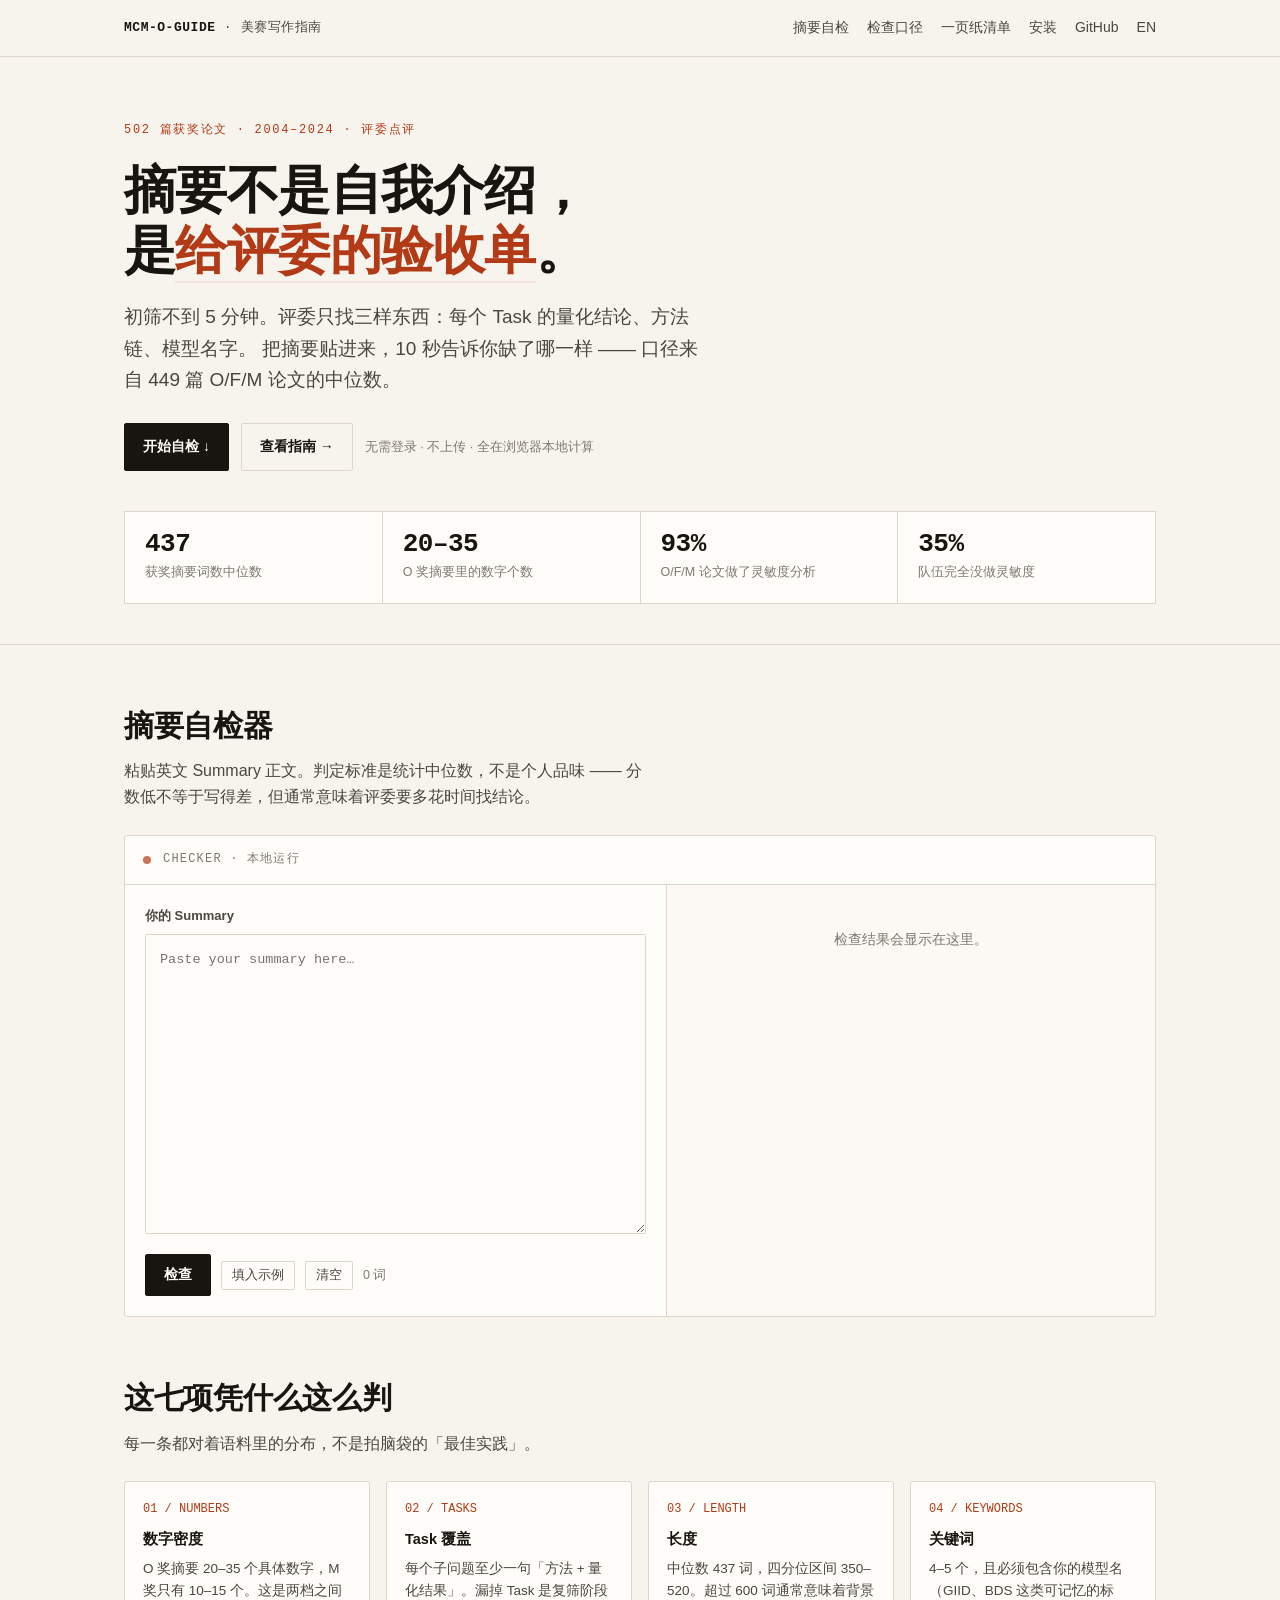
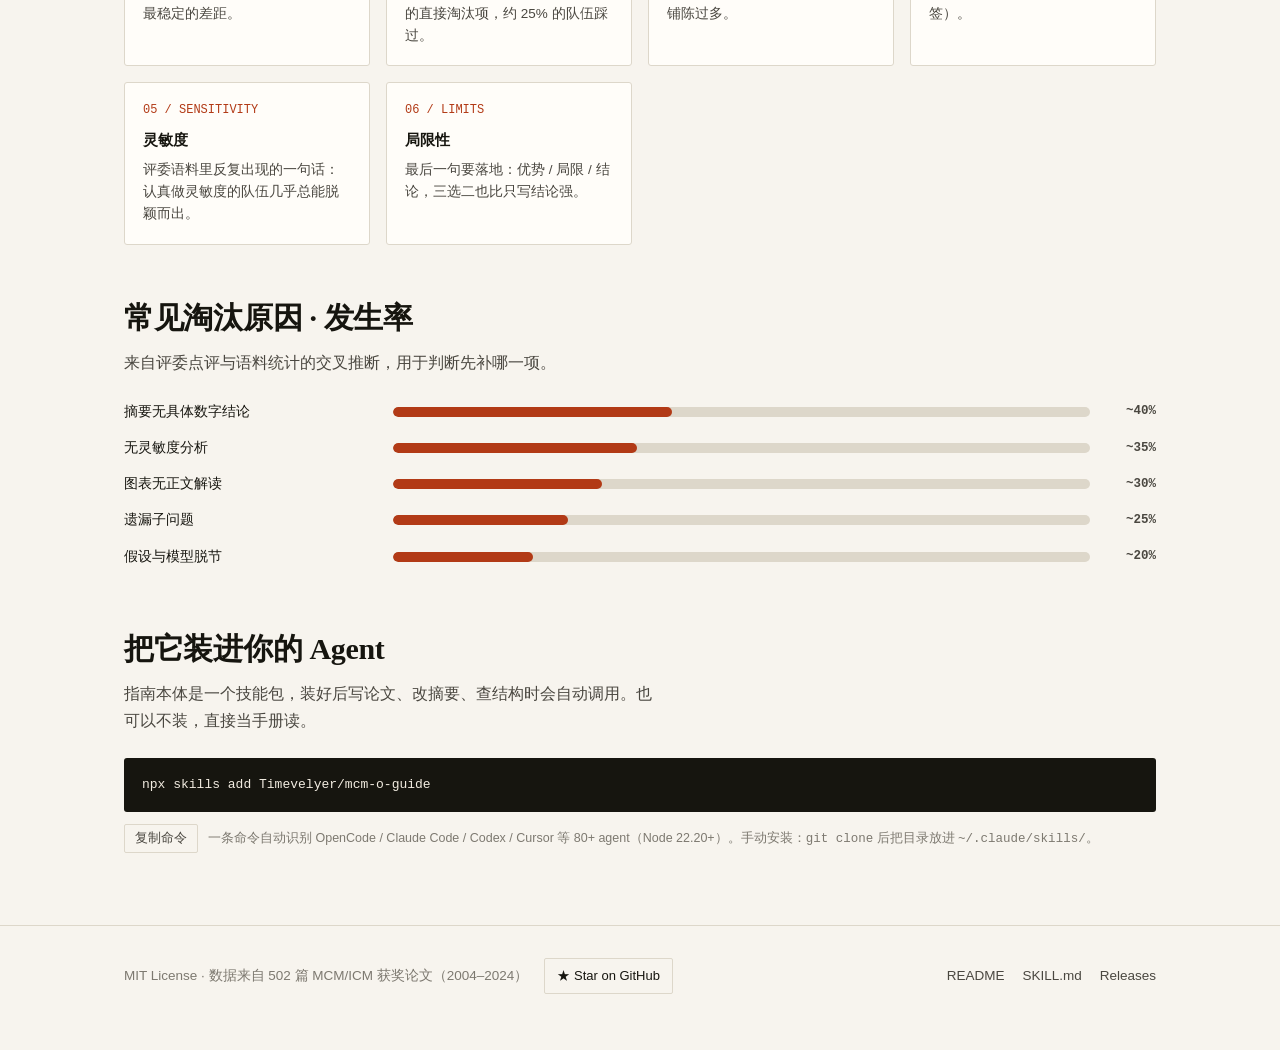
<file: docs/index.html>
<!doctype html>
<html lang="zh-CN">
<head>
<meta charset="utf-8">
<meta name="viewport" content="width=device-width, initial-scale=1">
<title>摘要自检器 · MCM/ICM 写作指南</title>
<meta name="description" content="粘贴你的 MCM/ICM 摘要，10 秒得到体检报告：数字密度、Task 覆盖、含数字句子、长度、关键词、灵敏度、局限性。评分口径来自 502 篇获奖论文的统计中位数，纯本地计算，不上传。">
<meta name="robots" content="index,follow">
<link rel="canonical" href="https://timevelyer.github.io/mcm-o-guide/">
<link rel="alternate" hreflang="zh-CN" href="https://timevelyer.github.io/mcm-o-guide/">
<link rel="alternate" hreflang="en" href="https://timevelyer.github.io/mcm-o-guide/en/">
<link rel="alternate" hreflang="x-default" href="https://timevelyer.github.io/mcm-o-guide/">
<meta property="og:type" content="website">
<meta property="og:site_name" content="mcm-o-guide">
<meta property="og:locale" content="zh_CN">
<meta property="og:locale:alternate" content="en_US">
<meta property="og:url" content="https://timevelyer.github.io/mcm-o-guide/">
<meta property="og:title" content="MCM/ICM 摘要自检器 · 502 篇获奖论文的统计口径">
<meta property="og:description" content="评委初筛不到 5 分钟，只看三样东西：每个 Task 的量化结论、方法链、模型名字。贴摘要，10 秒告诉你缺了哪一样。">
<meta property="og:image" content="https://timevelyer.github.io/mcm-o-guide/assets/og.png">
<meta property="og:image:width" content="1280">
<meta property="og:image:height" content="640">
<meta property="og:image:alt" content="摘要不是自我介绍，是给评委的验收单 —— mcm-o-guide">
<meta name="twitter:card" content="summary_large_image">
<meta name="twitter:title" content="MCM/ICM 摘要自检器">
<meta name="twitter:description" content="502 篇获奖论文 + 3 篇官方评委点评提炼的摘要体检，10 秒出报告，纯本地计算。">
<meta name="twitter:image" content="https://timevelyer.github.io/mcm-o-guide/assets/og.png">
<link rel="icon" href="data:image/svg+xml,<svg xmlns='http://www.w3.org/2000/svg' viewBox='0 0 100 100'><text y='.9em' font-size='90'>∑</text></svg>">
<script type="application/ld+json">
{
  "@context": "https://schema.org",
  "@type": "WebApplication",
  "name": "MCM/ICM 摘要自检器",
  "alternateName": "mcm-o-guide summary checker",
  "url": "https://timevelyer.github.io/mcm-o-guide/",
  "applicationCategory": "EducationalApplication",
  "operatingSystem": "Any browser",
  "inLanguage": ["zh-CN", "en"],
  "description": "粘贴 MCM/ICM 摘要，按 502 篇获奖论文的统计中位数打分的七项体检工具。",
  "isAccessibleForFree": true,
  "offers": { "@type": "Offer", "price": "0", "priceCurrency": "USD" },
  "license": "https://github.com/Timevelyer/mcm-o-guide/blob/main/LICENSE",
  "codeRepository": "https://github.com/Timevelyer/mcm-o-guide",
  "author": { "@type": "Person", "name": "Timevelyer", "url": "https://github.com/Timevelyer" }
}
</script>
<link rel="stylesheet" href="style.css">
</head>
<body>

<header class="top">
  <div class="wrap top-in">
    <div class="brand"><b>mcm-o-guide</b> · 美赛写作指南</div>
    <nav>
      <a href="#checker">摘要自检</a>
      <a href="#rules">检查口径</a>
      <a href="cheatsheet.html">一页纸清单</a>
      <a href="#install">安装</a>
      <a href="https://github.com/Timevelyer/mcm-o-guide">GitHub</a>
      <a href="en/" hreflang="en" lang="en">EN</a>
    </nav>
  </div>
</header>

<section class="hero">
  <div class="wrap">
    <p class="eyebrow">502 篇获奖论文 · 2004–2024 · 评委点评</p>
    <h1>摘要不是自我介绍，是<em>给评委的验收单</em>。</h1>
    <p class="lede">
      初筛不到 5 分钟。评委只找三样东西：每个 Task 的量化结论、方法链、模型名字。
      把摘要贴进来，10 秒告诉你缺了哪一样 —— 口径来自 449 篇 O/F/M 论文的中位数。
    </p>
    <div class="cta">
      <a class="btn" href="#checker">开始自检 ↓</a>
      <a class="btn ghost" href="https://github.com/Timevelyer/mcm-o-guide">查看指南 →</a>
      <span class="hint">无需登录 · 不上传 · 全在浏览器本地计算</span>
    </div>
    <div class="facts">
      <div class="fact"><b>437</b><span>获奖摘要词数中位数</span></div>
      <div class="fact"><b>20–35</b><span>O 奖摘要里的数字个数</span></div>
      <div class="fact"><b>93%</b><span>O/F/M 论文做了灵敏度分析</span></div>
      <div class="fact"><b>35%</b><span>队伍完全没做灵敏度</span></div>
    </div>
  </div>
</section>

<main>
  <div class="wrap">

    <section id="checker">
      <h2>摘要自检器</h2>
      <p class="sub">粘贴英文 Summary 正文。判定标准是统计中位数，不是个人品味 —— 分数低不等于写得差，但通常意味着评委要多花时间找结论。</p>

      <div class="card tool">
        <div class="tool-head"><span class="dot"></span> checker · 本地运行</div>
        <div class="tool-body">
          <div class="pane">
            <label class="field" for="summary">你的 Summary</label>
            <textarea id="summary" spellcheck="false" placeholder="Paste your summary here…"></textarea>
            <div class="row">
              <button class="btn" id="run" type="button">检查</button>
              <button class="copy" id="sample" type="button">填入示例</button>
              <button class="copy" id="clear" type="button">清空</button>
              <span class="hint" id="count">0 词</span>
            </div>
          </div>
          <div class="pane">
            <div id="empty">检查结果会显示在这里。</div>
            <div id="result" hidden>
              <div class="score">
                <div class="ring">
                  <svg width="96" height="96" viewBox="0 0 96 96" aria-hidden="true">
                    <circle cx="48" cy="48" r="42" fill="none" stroke="#e4ded2" stroke-width="7"></circle>
                    <circle id="ring" cx="48" cy="48" r="42" fill="none" stroke="#b23a16" stroke-width="7"
                            stroke-linecap="round" stroke-dasharray="264" stroke-dashoffset="264"></circle>
                  </svg>
                  <div class="val" id="scoreVal">0</div>
                </div>
                <div class="score-txt">
                  <h3 id="verdict">—</h3>
                  <p id="verdictSub">—</p>
                </div>
              </div>
              <ul class="checks" id="checks"></ul>
              <div class="advice" id="advice" hidden></div>
              <div class="row" id="reportRow" hidden>
                <button class="copy" id="copyReport" type="button">复制体检报告</button>
                <span class="hint">只含分数与结论，不含摘要原文</span>
              </div>
            </div>
          </div>
        </div>
      </div>
    </section>

    <section id="rules" style="margin-top:56px">
      <h2>这七项凭什么这么判</h2>
      <p class="sub">每一条都对着语料里的分布，不是拍脑袋的「最佳实践」。</p>
      <div class="grid3">
        <div class="mini"><span class="num">01 / NUMBERS</span><h4>数字密度</h4><p>O 奖摘要 20–35 个具体数字，M 奖只有 10–15 个。这是两档之间最稳定的差距。</p></div>
        <div class="mini"><span class="num">02 / TASKS</span><h4>Task 覆盖</h4><p>每个子问题至少一句「方法 + 量化结果」。漏掉 Task 是复筛阶段的直接淘汰项，约 25% 的队伍踩过。</p></div>
        <div class="mini"><span class="num">03 / LENGTH</span><h4>长度</h4><p>中位数 437 词，四分位区间 350–520。超过 600 词通常意味着背景铺陈过多。</p></div>
        <div class="mini"><span class="num">04 / KEYWORDS</span><h4>关键词</h4><p>4–5 个，且必须包含你的模型名（GIID、BDS 这类可记忆的标签）。</p></div>
        <div class="mini"><span class="num">05 / SENSITIVITY</span><h4>灵敏度</h4><p>评委语料里反复出现的一句话：认真做灵敏度的队伍几乎总能脱颖而出。</p></div>
        <div class="mini"><span class="num">06 / LIMITS</span><h4>局限性</h4><p>最后一句要落地：优势 / 局限 / 结论，三选二也比只写结论强。</p></div>
      </div>

      <h2 style="margin-top:48px">常见淘汰原因 · 发生率</h2>
      <p class="sub">来自评委点评与语料统计的交叉推断，用于判断先补哪一项。</p>
      <div class="bars">
        <div class="bar-row"><span>摘要无具体数字结论</span><span class="bar"><i style="width:40%"></i></span><b>~40%</b></div>
        <div class="bar-row"><span>无灵敏度分析</span><span class="bar"><i style="width:35%"></i></span><b>~35%</b></div>
        <div class="bar-row"><span>图表无正文解读</span><span class="bar"><i style="width:30%"></i></span><b>~30%</b></div>
        <div class="bar-row"><span>遗漏子问题</span><span class="bar"><i style="width:25%"></i></span><b>~25%</b></div>
        <div class="bar-row"><span>假设与模型脱节</span><span class="bar"><i style="width:20%"></i></span><b>~20%</b></div>
      </div>
    </section>

    <section id="install" style="margin-top:56px">
      <h2>把它装进你的 Agent</h2>
      <p class="sub">指南本体是一个技能包，装好后写论文、改摘要、查结构时会自动调用。也可以不装，直接当手册读。</p>
      <pre class="install" id="cmd">npx skills add Timevelyer/mcm-o-guide</pre>
      <div class="row">
        <button class="copy" id="copyCmd" type="button">复制命令</button>
        <span class="hint">一条命令自动识别 OpenCode / Claude Code / Codex / Cursor 等 80+ agent（Node 22.20+）。手动安装：<code>git clone</code> 后把目录放进 <code>~/.claude/skills/</code>。</span>
      </div>
    </section>

  </div>
</main>

<footer>
  <div class="wrap">
    <span>MIT License · 数据来自 502 篇 MCM/ICM 获奖论文（2004–2024）</span>
    <a class="star" href="https://github.com/Timevelyer/mcm-o-guide">★ Star on GitHub</a>
    <nav>
      <a href="https://github.com/Timevelyer/mcm-o-guide#readme">README</a>
      <a href="https://github.com/Timevelyer/mcm-o-guide/blob/main/SKILL.md">SKILL.md</a>
      <a href="https://github.com/Timevelyer/mcm-o-guide/releases">Releases</a>
    </nav>
  </div>
</footer>

<script src="checker.js"></script>
<script>
(function(){
  "use strict";

  var SAMPLE = "As extreme weather intensifies and urbanisation continues, urban drainage systems face growing pressure from both heavier rainfall and expanding impervious surfaces. To explore this phenomenon, we develop the REEF (Resilience Evaluation of Engineered Flow) model to quantify how drainage networks degrade and recover under compound stressors. Before modeling, we classified 12 years of hourly rainfall records into three regimes, matched them against land-use data from 48 monitoring stations, and estimated pipe roughness and infiltration rates from 216 field measurements. Parameters are set from municipal engineering standards, with ranges tested in the sensitivity section. For Task 1, we established a coupled hydrological-network model, incorporating pipe capacity, surface runoff and backwater effects. The results show that peak discharge rises by 34.2% under a 50-year storm relative to the 10-year baseline, and that 23.6% of nodes exceed capacity for more than 40 minutes. For Task 2, we calculated the resilience index, recovery time and failure probability to evaluate system robustness. Results indicate that recovery time increases from 6.4 h to 19.8 h as impervious area grows by 17%, while the resilience index falls from 0.81 to 0.57. For Task 3, we compared three retrofit scenarios, namely centralized storage, distributed storage and green infrastructure, and found that distributed storage reduces overflow volume by 41.5% at 62% of the centralized cost, with a payback period of 9.2 years. For Task 4, we varied rainfall intensity from 20 mm/h to 140 mm/h and found that the marginal benefit of additional storage flattens beyond 80 mm/h, where each extra 10% capacity yields only a 1.8% reduction in overflow. For Task 5, we mapped flooding exposure onto 5 districts and found that 2 of them account for 68% of at-risk residents, suggesting that targeted retrofits outperform uniform upgrades by a factor of 2.3. Finally, sensitivity analysis on infiltration rate, pipe roughness and rainfall temporal resolution confirms that the model is stable: outputs change by less than 7.3% across the tested ranges. We also discuss strengths, weaknesses and a phased retrofit priority list for city planners. Keywords: REEF, resilience index, urban drainage, scenario analysis";

  var el = {
    ta: document.getElementById("summary"),
    run: document.getElementById("run"),
    sample: document.getElementById("sample"),
    clear: document.getElementById("clear"),
    count: document.getElementById("count"),
    empty: document.getElementById("empty"),
    result: document.getElementById("result"),
    checks: document.getElementById("checks"),
    advice: document.getElementById("advice"),
    scoreVal: document.getElementById("scoreVal"),
    ring: document.getElementById("ring"),
    verdict: document.getElementById("verdict"),
    verdictSub: document.getElementById("verdictSub"),
    copyCmd: document.getElementById("copyCmd"),
    cmd: document.getElementById("cmd"),
    reportRow: document.getElementById("reportRow"),
    copyReport: document.getElementById("copyReport")
  };

  var CIRC = 2 * Math.PI * 42;

  // 分析逻辑在 checker.js 里（中英文页面共用同一份，避免两套口径漂移）
  var M = window.MCMChecker;

  var T = {
    rows: {
      numbers:     { label: "数字密度",     ref: "目标 20–35",       fmt: function (v) { return v + " 个"; } },
      tasks:       { label: "Task 覆盖",    ref: "每个子问题都要有", fmt: function (v) { return v.length ? "Task " + v.join(" / ") : "未检出"; } },
      embedded:    { label: "含数字的句子", ref: "≥ 6 句",           fmt: function (v) { return v.withNumber + " / " + v.total + " 句"; } },
      length:      { label: "长度",         ref: "330–540",          fmt: function (v) { return v + " 词"; } },
      keywords:    { label: "关键词",       ref: "4–5 个，含模型名", fmt: function (v) { return v === null ? "缺失" : v + " 个"; } },
      sensitivity: { label: "灵敏度",       ref: "至少一句结论",     fmt: function (v) { return v ? "已提及" : "未提及"; } },
      limits:      { label: "局限/结论",    ref: "优势/局限/结论",   fmt: function (v) { return v ? "已提及" : "未提及"; } }
    },
    tags: { ok: "OK", warn: "补", bad: "缺" },
    verdictSub: "按 7 项统计口径加权，满分 100。这只是摘要体检，不评模型好坏。",
    allPass: "七项都过关了。下一步检查正文数字和摘要是否完全一致 —— 这是终评最常见的扣分点。",
    tips: {
      numbers: function (n) { return "数字只有 " + n + " 个，O 奖中位数是 20–35 —— 给每个 Task 至少补一个量化结论（百分比、绝对值、对比基准）。"; },
      tasks: function (n) { return "只检出 " + n + " 个 Task。确认摘要覆盖了全部子问题，漏一个是复筛的直接淘汰项。"; },
      embedded: function (n) { return "含数字的句子只有 " + n + " 句。把「results are shown in Figure X」换成具体数值。"; },
      long: function (n) { return "长度 " + n + " 词，偏长。多数超长摘要来自背景铺陈，压缩到 2 句以内。"; },
      short: function (n) { return "长度 " + n + " 词，偏短。方法链和结果都容易被判为交代不清。"; },
      noKeywords: function () { return "没有 Keywords 行。补 4–5 个关键词，第一个放你的模型名。"; },
      fewKeywords: function (n) { return "关键词只有 " + n + " 个，补到 4–5 个。"; },
      sensitivity: function () { return "没提到灵敏度/稳健性。加一句「sensitivity analysis on X confirms …」，这是评委明确点名的加分项。"; },
      limits: function () { return "没提局限。最后一句写完结论后补一个 limitation + 改进方向。"; }
    },
    verdict: function (score) {
      return score >= 85 ? "可以直接交" : score >= 70 ? "差一口气" : score >= 50 ? "需要补强" : "初筛有风险";
    },
    tip: function (t) { return T.tips[t.code](t.n); },
    rowValue: function (row) { return T.rows[row.id].fmt(row.value); }
  };

  var lastResult = null;

  function buildReport(r){
    var lines = ["MCM/ICM 摘要体检 · " + r.score + "/100（" + T.verdict(r.score) + "）", ""];
    r.rows.forEach(function(row){
      var meta = T.rows[row.id];
      lines.push(meta.label + "　" + T.tags[row.level] + "　" + T.rowValue(row) + "（" + meta.ref + "）");
    });
    lines.push("");
    if (r.tips.length) {
      lines.push("建议");
      r.tips.forEach(function(t){ lines.push("· " + T.tip(t)); });
    } else {
      lines.push("建议");
      lines.push("· " + T.allPass);
    }
    lines.push("");
    lines.push("自检器：https://timevelyer.github.io/mcm-o-guide/");
    return lines.join("\n");
  }

  function render(){
    var t = el.ta.value;
    el.count.textContent = M.count(t) + " 词";
    if (!t.trim()) {
      lastResult = null;
      el.result.hidden = true;
      el.empty.hidden = false;
      el.reportRow.hidden = true;
      return;
    }
    var r = M.analyze(t);
    lastResult = r;
    el.empty.hidden = true;
    el.result.hidden = false;
    el.reportRow.hidden = false;

    el.scoreVal.textContent = r.score;
    el.ring.setAttribute("stroke-dasharray", CIRC.toFixed(1));
    el.ring.setAttribute("stroke-dashoffset", (CIRC * (1 - r.score / 100)).toFixed(1));
    el.ring.setAttribute("stroke", r.score >= 80 ? "#14663f" : r.score >= 55 ? "#8a5a00" : "#a3241b");
    el.ring.setAttribute("aria-label", "得分 " + r.score + " / 100");

    el.verdict.textContent = T.verdict(r.score);
    el.verdictSub.textContent = T.verdictSub;

    el.checks.innerHTML = r.rows.map(function(row){
      var meta = T.rows[row.id];
      return '<li><span class="tag ' + row.level + '">' + T.tags[row.level] + "</span>" +
             "<span>" + meta.label + ' <span class="m">' + meta.ref + "</span></span>" +
             '<span class="m">' + T.rowValue(row) + "</span></li>";
    }).join("");

    el.advice.hidden = false;
    el.advice.innerHTML = r.tips.length
      ? r.tips.map(function (t) { return "<p>· " + T.tip(t) + "</p>"; }).join("")
      : "<p>· " + T.allPass + "</p>";
  }

  function flash(btn, text){
    var original = btn.getAttribute("data-label") || btn.textContent;
    btn.setAttribute("data-label", original);
    btn.textContent = text;
    setTimeout(function(){ btn.textContent = original; }, 1600);
  }

  function copyText(text, done, failed){
    if (navigator.clipboard && navigator.clipboard.writeText) {
      navigator.clipboard.writeText(text).then(done, failed);
      return;
    }
    var tmp = document.createElement("textarea");
    tmp.value = text;
    tmp.setAttribute("readonly", "");
    tmp.style.position = "fixed";
    tmp.style.top = "-1000px";
    document.body.appendChild(tmp);
    tmp.select();
    var ok = false;
    try { ok = document.execCommand("copy"); } catch (e) { ok = false; }
    document.body.removeChild(tmp);
    (ok ? done : failed)();
  }

  el.run.addEventListener("click", render);
  el.ta.addEventListener("input", render);
  el.ta.addEventListener("keydown", function(e){
    if ((e.metaKey || e.ctrlKey) && e.key === "Enter") { e.preventDefault(); render(); }
  });
  el.sample.addEventListener("click", function(){ el.ta.value = SAMPLE; render(); el.ta.focus(); });
  el.clear.addEventListener("click", function(){ el.ta.value = ""; render(); el.ta.focus(); });

  el.copyCmd.addEventListener("click", function(){
    copyText(el.cmd.textContent, function(){ flash(el.copyCmd, "已复制"); }, function(){ flash(el.copyCmd, "复制失败"); });
  });

  el.copyReport.addEventListener("click", function(){
    if (!lastResult) return;
    copyText(buildReport(lastResult), function(){ flash(el.copyReport, "已复制，去粘给队友"); }, function(){ flash(el.copyReport, "复制失败"); });
  });

  render();
})();
</script>
</body>
</html>
</file>
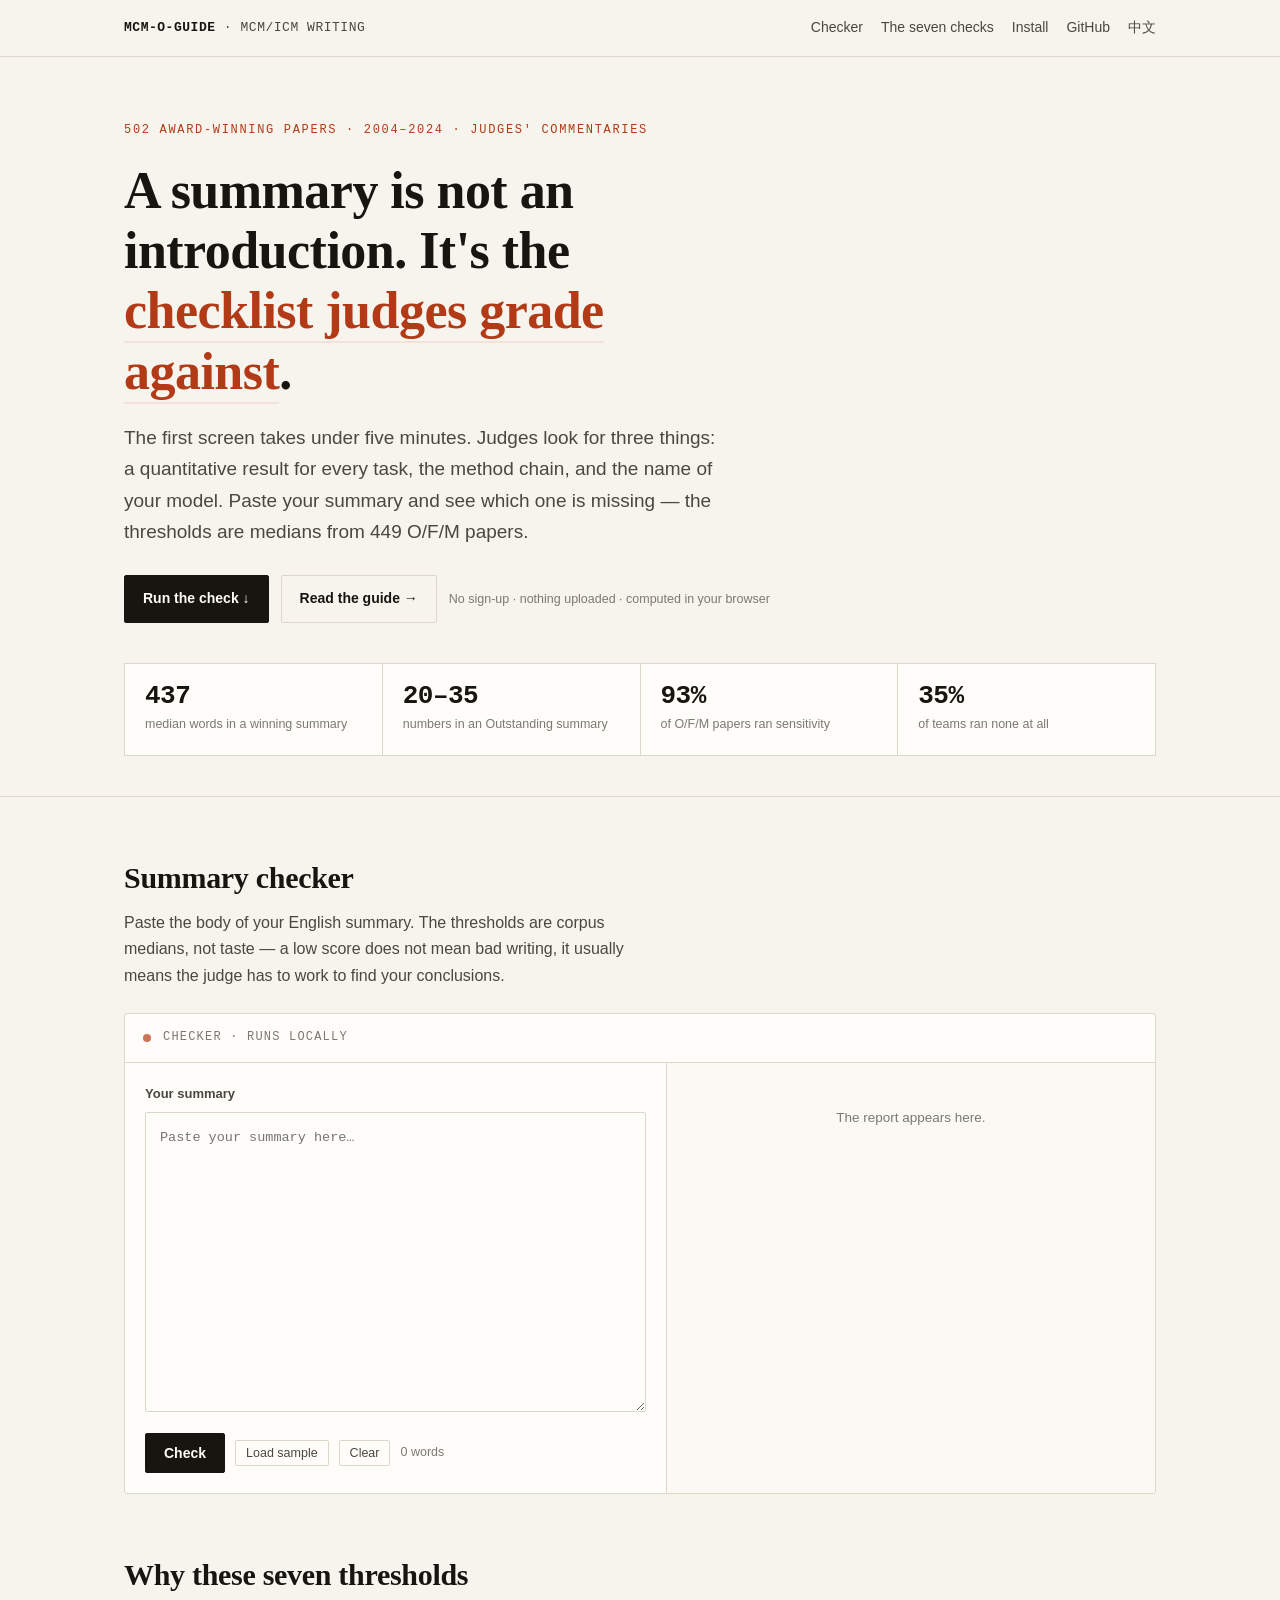
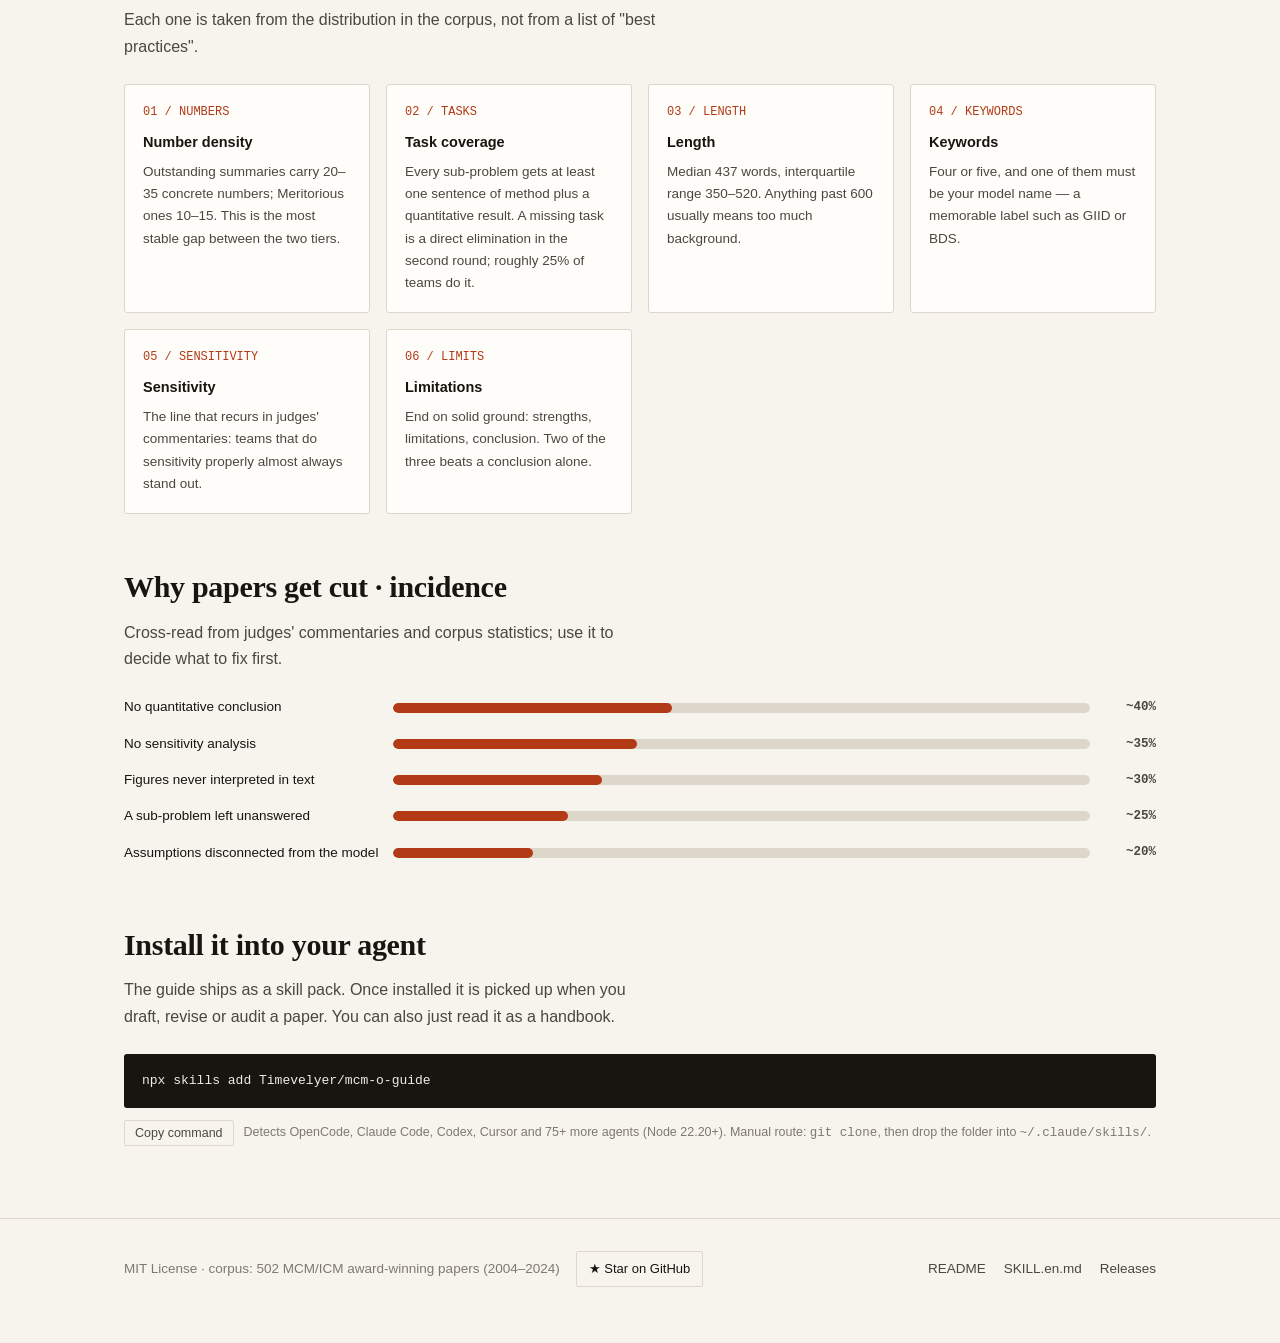
<file: docs/en/index.html>
<!doctype html>
<html lang="en">
<head>
<meta charset="utf-8">
<meta name="viewport" content="width=device-width, initial-scale=1">
<title>Summary checker · MCM/ICM writing guide</title>
<meta name="description" content="Paste your MCM/ICM summary and get a 7-point report in seconds: number density, task coverage, sentences with numbers, length, keywords, sensitivity, limitations. Thresholds are medians from 502 award-winning papers. Runs entirely in your browser.">
<meta name="robots" content="index,follow">
<link rel="canonical" href="https://timevelyer.github.io/mcm-o-guide/en/">
<link rel="alternate" hreflang="zh-CN" href="https://timevelyer.github.io/mcm-o-guide/">
<link rel="alternate" hreflang="en" href="https://timevelyer.github.io/mcm-o-guide/en/">
<link rel="alternate" hreflang="x-default" href="https://timevelyer.github.io/mcm-o-guide/">
<meta property="og:type" content="website">
<meta property="og:site_name" content="mcm-o-guide">
<meta property="og:locale" content="en_US">
<meta property="og:locale:alternate" content="zh_CN">
<meta property="og:url" content="https://timevelyer.github.io/mcm-o-guide/en/">
<meta property="og:title" content="MCM/ICM summary checker · thresholds from 502 award-winning papers">
<meta property="og:description" content="Judges spend under five minutes on the first screen. They look for a quantitative result per task, the method chain, and a named model. Paste your summary, find out what is missing.">
<meta property="og:image" content="https://timevelyer.github.io/mcm-o-guide/assets/og.png">
<meta property="og:image:width" content="1280">
<meta property="og:image:height" content="640">
<meta property="og:image:alt" content="mcm-o-guide — the summary is the checklist judges grade against">
<meta name="twitter:card" content="summary_large_image">
<meta name="twitter:title" content="MCM/ICM summary checker">
<meta name="twitter:description" content="Seven checks, weighted by the medians of 502 award-winning papers. Runs locally, nothing uploaded.">
<meta name="twitter:image" content="https://timevelyer.github.io/mcm-o-guide/assets/og.png">
<link rel="icon" href="data:image/svg+xml,<svg xmlns='http://www.w3.org/2000/svg' viewBox='0 0 100 100'><text y='.9em' font-size='90'>∑</text></svg>">
<link rel="stylesheet" href="../style.css">
<script type="application/ld+json">
{
  "@context": "https://schema.org",
  "@type": "WebApplication",
  "name": "MCM/ICM summary checker",
  "url": "https://timevelyer.github.io/mcm-o-guide/en/",
  "applicationCategory": "EducationalApplication",
  "operatingSystem": "Any browser",
  "inLanguage": ["en", "zh-CN"],
  "description": "Paste an MCM/ICM summary and get a seven-point report scored against medians from 502 award-winning papers.",
  "isAccessibleForFree": true,
  "offers": { "@type": "Offer", "price": "0", "priceCurrency": "USD" },
  "license": "https://github.com/Timevelyer/mcm-o-guide/blob/main/LICENSE",
  "codeRepository": "https://github.com/Timevelyer/mcm-o-guide",
  "author": { "@type": "Person", "name": "Timevelyer", "url": "https://github.com/Timevelyer" }
}
</script>
</head>
<body>

<header class="top">
  <div class="wrap top-in">
    <div class="brand"><b>mcm-o-guide</b> · MCM/ICM writing</div>
    <nav>
      <a href="#checker">Checker</a>
      <a href="#rules">The seven checks</a>
      <a href="#install">Install</a>
      <a href="https://github.com/Timevelyer/mcm-o-guide">GitHub</a>
      <a href="../" hreflang="zh-CN" lang="zh-CN">中文</a>
    </nav>
  </div>
</header>

<section class="hero">
  <div class="wrap">
    <p class="eyebrow">502 award-winning papers · 2004–2024 · judges' commentaries</p>
    <h1>A summary is not an introduction. It's the <em>checklist judges grade against</em>.</h1>
    <p class="lede">
      The first screen takes under five minutes. Judges look for three things: a quantitative
      result for every task, the method chain, and the name of your model.
      Paste your summary and see which one is missing — the thresholds are medians from 449 O/F/M papers.
    </p>
    <div class="cta">
      <a class="btn" href="#checker">Run the check ↓</a>
      <a class="btn ghost" href="https://github.com/Timevelyer/mcm-o-guide">Read the guide →</a>
      <span class="hint">No sign-up · nothing uploaded · computed in your browser</span>
    </div>
    <div class="facts">
      <div class="fact"><b>437</b><span>median words in a winning summary</span></div>
      <div class="fact"><b>20–35</b><span>numbers in an Outstanding summary</span></div>
      <div class="fact"><b>93%</b><span>of O/F/M papers ran sensitivity</span></div>
      <div class="fact"><b>35%</b><span>of teams ran none at all</span></div>
    </div>
  </div>
</section>

<main>
  <div class="wrap">

    <section id="checker">
      <h2>Summary checker</h2>
      <p class="sub">Paste the body of your English summary. The thresholds are corpus medians, not taste — a low score does not mean bad writing, it usually means the judge has to work to find your conclusions.</p>

      <div class="card tool">
        <div class="tool-head"><span class="dot"></span> checker · runs locally</div>
        <div class="tool-body">
          <div class="pane">
            <label class="field" for="summary">Your summary</label>
            <textarea id="summary" spellcheck="false" placeholder="Paste your summary here…"></textarea>
            <div class="row">
              <button class="btn" id="run" type="button">Check</button>
              <button class="copy" id="sample" type="button">Load sample</button>
              <button class="copy" id="clear" type="button">Clear</button>
              <span class="hint" id="count">0 words</span>
            </div>
          </div>
          <div class="pane">
            <div id="empty">The report appears here.</div>
            <div id="result" hidden>
              <div class="score">
                <div class="ring">
                  <svg width="96" height="96" viewBox="0 0 96 96" aria-hidden="true">
                    <circle cx="48" cy="48" r="42" fill="none" stroke="#e4ded2" stroke-width="7"></circle>
                    <circle id="ring" cx="48" cy="48" r="42" fill="none" stroke="#b23a16" stroke-width="7"
                            stroke-linecap="round" stroke-dasharray="264" stroke-dashoffset="264"></circle>
                  </svg>
                  <div class="val" id="scoreVal">0</div>
                </div>
                <div class="score-txt">
                  <h3 id="verdict">—</h3>
                  <p id="verdictSub">—</p>
                </div>
              </div>
              <ul class="checks" id="checks"></ul>
              <div class="advice" id="advice" hidden></div>
              <div class="row" id="reportRow" hidden>
                <button class="copy" id="copyReport" type="button">Copy the report</button>
                <span class="hint">Scores and verdicts only — your text is never included</span>
              </div>
            </div>
          </div>
        </div>
      </div>
    </section>

    <section id="rules" style="margin-top:56px">
      <h2>Why these seven thresholds</h2>
      <p class="sub">Each one is taken from the distribution in the corpus, not from a list of "best practices".</p>
      <div class="grid3">
        <div class="mini"><span class="num">01 / NUMBERS</span><h4>Number density</h4><p>Outstanding summaries carry 20–35 concrete numbers; Meritorious ones 10–15. This is the most stable gap between the two tiers.</p></div>
        <div class="mini"><span class="num">02 / TASKS</span><h4>Task coverage</h4><p>Every sub-problem gets at least one sentence of method plus a quantitative result. A missing task is a direct elimination in the second round; roughly 25% of teams do it.</p></div>
        <div class="mini"><span class="num">03 / LENGTH</span><h4>Length</h4><p>Median 437 words, interquartile range 350–520. Anything past 600 usually means too much background.</p></div>
        <div class="mini"><span class="num">04 / KEYWORDS</span><h4>Keywords</h4><p>Four or five, and one of them must be your model name — a memorable label such as GIID or BDS.</p></div>
        <div class="mini"><span class="num">05 / SENSITIVITY</span><h4>Sensitivity</h4><p>The line that recurs in judges' commentaries: teams that do sensitivity properly almost always stand out.</p></div>
        <div class="mini"><span class="num">06 / LIMITS</span><h4>Limitations</h4><p>End on solid ground: strengths, limitations, conclusion. Two of the three beats a conclusion alone.</p></div>
      </div>

      <h2 style="margin-top:48px">Why papers get cut · incidence</h2>
      <p class="sub">Cross-read from judges' commentaries and corpus statistics; use it to decide what to fix first.</p>
      <div class="bars">
        <div class="bar-row"><span>No quantitative conclusion</span><span class="bar"><i style="width:40%"></i></span><b>~40%</b></div>
        <div class="bar-row"><span>No sensitivity analysis</span><span class="bar"><i style="width:35%"></i></span><b>~35%</b></div>
        <div class="bar-row"><span>Figures never interpreted in text</span><span class="bar"><i style="width:30%"></i></span><b>~30%</b></div>
        <div class="bar-row"><span>A sub-problem left unanswered</span><span class="bar"><i style="width:25%"></i></span><b>~25%</b></div>
        <div class="bar-row"><span>Assumptions disconnected from the model</span><span class="bar"><i style="width:20%"></i></span><b>~20%</b></div>
      </div>
    </section>

    <section id="install" style="margin-top:56px">
      <h2>Install it into your agent</h2>
      <p class="sub">The guide ships as a skill pack. Once installed it is picked up when you draft, revise or audit a paper. You can also just read it as a handbook.</p>
      <pre class="install" id="cmd">npx skills add Timevelyer/mcm-o-guide</pre>
      <div class="row">
        <button class="copy" id="copyCmd" type="button">Copy command</button>
        <span class="hint">Detects OpenCode, Claude Code, Codex, Cursor and 75+ more agents (Node 22.20+). Manual route: <code>git clone</code>, then drop the folder into <code>~/.claude/skills/</code>.</span>
      </div>
    </section>

  </div>
</main>

<footer>
  <div class="wrap">
    <span>MIT License · corpus: 502 MCM/ICM award-winning papers (2004–2024)</span>
    <a class="star" href="https://github.com/Timevelyer/mcm-o-guide">★ Star on GitHub</a>
    <nav>
      <a href="https://github.com/Timevelyer/mcm-o-guide#readme">README</a>
      <a href="https://github.com/Timevelyer/mcm-o-guide/blob/main/SKILL.en.md">SKILL.en.md</a>
      <a href="https://github.com/Timevelyer/mcm-o-guide/releases">Releases</a>
    </nav>
  </div>
</footer>

<script src="../checker.js"></script>
<script>
(function(){
  "use strict";

  var SAMPLE = "As extreme weather intensifies and urbanisation continues, urban drainage systems face growing pressure from both heavier rainfall and expanding impervious surfaces. To explore this phenomenon, we develop the REEF (Resilience Evaluation of Engineered Flow) model to quantify how drainage networks degrade and recover under compound stressors. Before modeling, we classified 12 years of hourly rainfall records into three regimes, matched them against land-use data from 48 monitoring stations, and estimated pipe roughness and infiltration rates from 216 field measurements. Parameters are set from municipal engineering standards, with ranges tested in the sensitivity section. For Task 1, we established a coupled hydrological-network model, incorporating pipe capacity, surface runoff and backwater effects. The results show that peak discharge rises by 34.2% under a 50-year storm relative to the 10-year baseline, and that 23.6% of nodes exceed capacity for more than 40 minutes. For Task 2, we calculated the resilience index, recovery time and failure probability to evaluate system robustness. Results indicate that recovery time increases from 6.4 h to 19.8 h as impervious area grows by 17%, while the resilience index falls from 0.81 to 0.57. For Task 3, we compared three retrofit scenarios, namely centralized storage, distributed storage and green infrastructure, and found that distributed storage reduces overflow volume by 41.5% at 62% of the centralized cost, with a payback period of 9.2 years. For Task 4, we varied rainfall intensity from 20 mm/h to 140 mm/h and found that the marginal benefit of additional storage flattens beyond 80 mm/h, where each extra 10% capacity yields only a 1.8% reduction in overflow. For Task 5, we mapped flooding exposure onto 5 districts and found that 2 of them account for 68% of at-risk residents, suggesting that targeted retrofits outperform uniform upgrades by a factor of 2.3. Finally, sensitivity analysis on infiltration rate, pipe roughness and rainfall temporal resolution confirms that the model is stable: outputs change by less than 7.3% across the tested ranges. We also discuss strengths, weaknesses and a phased retrofit priority list for city planners. Keywords: REEF, resilience index, urban drainage, scenario analysis";

  var el = {
    ta: document.getElementById("summary"),
    run: document.getElementById("run"),
    sample: document.getElementById("sample"),
    clear: document.getElementById("clear"),
    count: document.getElementById("count"),
    empty: document.getElementById("empty"),
    result: document.getElementById("result"),
    checks: document.getElementById("checks"),
    advice: document.getElementById("advice"),
    scoreVal: document.getElementById("scoreVal"),
    ring: document.getElementById("ring"),
    verdict: document.getElementById("verdict"),
    verdictSub: document.getElementById("verdictSub"),
    copyCmd: document.getElementById("copyCmd"),
    cmd: document.getElementById("cmd"),
    reportRow: document.getElementById("reportRow"),
    copyReport: document.getElementById("copyReport")
  };

  var CIRC = 2 * Math.PI * 42;
  var M = window.MCMChecker;

  var T = {
    rows: {
      numbers:     { label: "Number density",   ref: "target 20–35",        fmt: function (v) { return v + ""; } },
      tasks:       { label: "Task coverage",    ref: "one per sub-problem",  fmt: function (v) { return v.length ? "Task " + v.join(" / ") : "none found"; } },
      embedded:    { label: "Sentences w/ numbers", ref: "≥ 6",              fmt: function (v) { return v.withNumber + " / " + v.total; } },
      length:      { label: "Length",           ref: "330–540",              fmt: function (v) { return v + " words"; } },
      keywords:    { label: "Keywords",         ref: "4–5, incl. model name", fmt: function (v) { return v === null ? "missing" : v + ""; } },
      sensitivity: { label: "Sensitivity",      ref: "at least one result",  fmt: function (v) { return v ? "mentioned" : "not mentioned"; } },
      limits:      { label: "Limits / conclusion", ref: "strengths / limits / conclusion", fmt: function (v) { return v ? "mentioned" : "not mentioned"; } }
    },
    tags: { ok: "OK", warn: "FIX", bad: "MISS" },
    verdictSub: "Seven corpus-weighted checks, 100 points. This grades the summary only, not the model.",
    allPass: "All seven pass. Next: make sure every number in the body matches the summary exactly — that is the most common deduction at the final round.",
    tips: {
      numbers: function (n) { return "Only " + n + " numbers. The Outstanding median is 20–35 — give every task at least one quantitative result (a percentage, an absolute value, a comparison baseline)."; },
      tasks: function (n) { return "Found " + n + " tasks. Check that the summary answers every sub-problem; a missing one is a direct elimination in the second round."; },
      embedded: function (n) { return "Only " + n + " sentences carry a number. Replace \"results are shown in Figure X\" with the actual value."; },
      long: function (n) { return n + " words — too long. Most overlong summaries spend the surplus on background; cut it to two sentences."; },
      short: function (n) { return n + " words — too short. Both the method chain and the results end up looking under-explained."; },
      noKeywords: function () { return "No Keywords line. Add 4–5 keywords, with your model name first."; },
      fewKeywords: function (n) { return "Only " + n + " keywords. Bring it to 4–5."; },
      sensitivity: function () { return "No sensitivity or robustness. Add one line — \"sensitivity analysis on X confirms …\" — judges call this out explicitly as a plus."; },
      limits: function () { return "No limitations. After the conclusion, add one limitation plus a direction for improvement."; }
    },
    verdict: function (score) {
      return score >= 85 ? "Ready to submit" : score >= 70 ? "One push away" : score >= 50 ? "Needs work" : "At risk in the first round";
    },
    tip: function (t) { return T.tips[t.code](t.n); },
    rowValue: function (row) { return T.rows[row.id].fmt(row.value); }
  };

  var lastResult = null;

  function buildReport(r){
    var lines = ["MCM/ICM summary check · " + r.score + "/100 (" + T.verdict(r.score) + ")", ""];
    r.rows.forEach(function(row){
      var meta = T.rows[row.id];
      lines.push(meta.label + " — " + T.tags[row.level] + " — " + T.rowValue(row) + " (" + meta.ref + ")");
    });
    lines.push("");
    lines.push("What to fix");
    if (r.tips.length) {
      r.tips.forEach(function(t){ lines.push("- " + T.tip(t)); });
    } else {
      lines.push("- " + T.allPass);
    }
    lines.push("");
    lines.push("Checker: https://timevelyer.github.io/mcm-o-guide/en/");
    return lines.join("\n");
  }

  function render(){
    var t = el.ta.value;
    el.count.textContent = M.count(t) + " words";
    if (!t.trim()) {
      lastResult = null;
      el.result.hidden = true;
      el.empty.hidden = false;
      el.reportRow.hidden = true;
      return;
    }
    var r = M.analyze(t);
    lastResult = r;
    el.empty.hidden = true;
    el.result.hidden = false;
    el.reportRow.hidden = false;

    el.scoreVal.textContent = r.score;
    el.ring.setAttribute("stroke-dasharray", CIRC.toFixed(1));
    el.ring.setAttribute("stroke-dashoffset", (CIRC * (1 - r.score / 100)).toFixed(1));
    el.ring.setAttribute("stroke", r.score >= 80 ? "#14663f" : r.score >= 55 ? "#8a5a00" : "#a3241b");
    el.ring.setAttribute("aria-label", "score " + r.score + " out of 100");

    el.verdict.textContent = T.verdict(r.score);
    el.verdictSub.textContent = T.verdictSub;

    el.checks.innerHTML = r.rows.map(function(row){
      var meta = T.rows[row.id];
      return '<li><span class="tag ' + row.level + '">' + T.tags[row.level] + "</span>" +
             "<span>" + meta.label + ' <span class="m">' + meta.ref + "</span></span>" +
             '<span class="m">' + T.rowValue(row) + "</span></li>";
    }).join("");

    el.advice.hidden = false;
    el.advice.innerHTML = r.tips.length
      ? r.tips.map(function (t) { return "<p>· " + T.tip(t) + "</p>"; }).join("")
      : "<p>· " + T.allPass + "</p>";
  }

  function flash(btn, text){
    var original = btn.getAttribute("data-label") || btn.textContent;
    btn.setAttribute("data-label", original);
    btn.textContent = text;
    setTimeout(function(){ btn.textContent = original; }, 1600);
  }

  function copyText(text, done, failed){
    if (navigator.clipboard && navigator.clipboard.writeText) {
      navigator.clipboard.writeText(text).then(done, failed);
      return;
    }
    var tmp = document.createElement("textarea");
    tmp.value = text;
    tmp.setAttribute("readonly", "");
    tmp.style.position = "fixed";
    tmp.style.top = "-1000px";
    document.body.appendChild(tmp);
    tmp.select();
    var ok = false;
    try { ok = document.execCommand("copy"); } catch (e) { ok = false; }
    document.body.removeChild(tmp);
    (ok ? done : failed)();
  }

  el.run.addEventListener("click", render);
  el.ta.addEventListener("input", render);
  el.ta.addEventListener("keydown", function(e){
    if ((e.metaKey || e.ctrlKey) && e.key === "Enter") { e.preventDefault(); render(); }
  });
  el.sample.addEventListener("click", function(){ el.ta.value = SAMPLE; render(); el.ta.focus(); });
  el.clear.addEventListener("click", function(){ el.ta.value = ""; render(); el.ta.focus(); });

  el.copyCmd.addEventListener("click", function(){
    copyText(el.cmd.textContent, function(){ flash(el.copyCmd, "Copied"); }, function(){ flash(el.copyCmd, "Copy failed"); });
  });

  el.copyReport.addEventListener("click", function(){
    if (!lastResult) return;
    copyText(buildReport(lastResult), function(){ flash(el.copyReport, "Copied — paste it to your team"); }, function(){ flash(el.copyReport, "Copy failed"); });
  });

  render();
})();
</script>
</body>
</html>
</file>
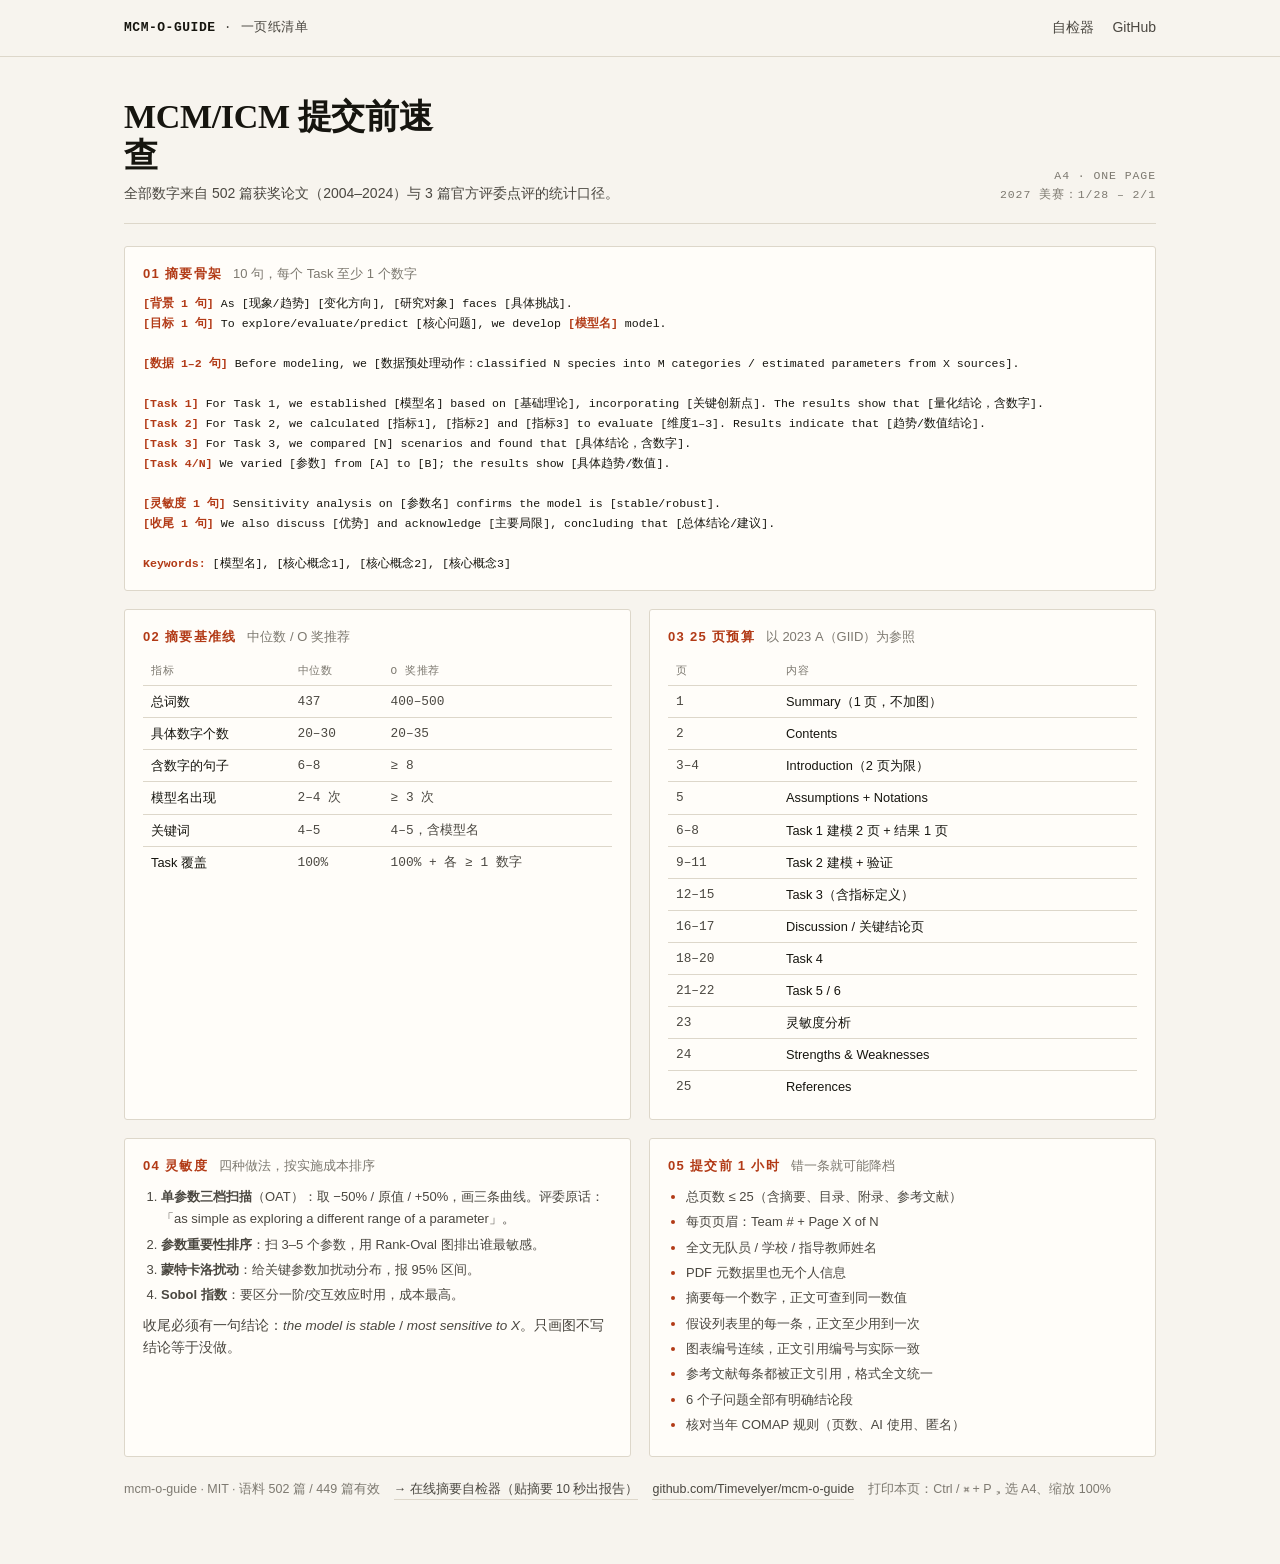
<file: docs/cheatsheet.html>
<!doctype html>
<html lang="zh-CN">
<head>
<meta charset="utf-8">
<meta name="viewport" content="width=device-width, initial-scale=1">
<title>一页纸清单 · MCM/ICM 提交前速查</title>
<meta name="description" content="MCM/ICM 一页纸速查：摘要 10 句骨架、数字基准线、25 页预算、灵敏度四种做法、提交前 1 小时硬性检查。可打印成 A4 贴在桌上。">
<meta name="robots" content="index,follow">
<link rel="canonical" href="https://timevelyer.github.io/mcm-o-guide/cheatsheet.html">
<link rel="alternate" hreflang="zh-CN" href="https://timevelyer.github.io/mcm-o-guide/cheatsheet.html">
<meta property="og:type" content="article">
<meta property="og:site_name" content="mcm-o-guide">
<meta property="og:url" content="https://timevelyer.github.io/mcm-o-guide/cheatsheet.html">
<meta property="og:title" content="MCM/ICM 一页纸清单 · 提交前速查">
<meta property="og:description" content="摘要 10 句骨架 + 基准线 + 25 页预算 + 灵敏度做法 + 提交前检查，一张 A4 打完。">
<meta property="og:image" content="https://timevelyer.github.io/mcm-o-guide/assets/og.png">
<meta name="twitter:card" content="summary_large_image">
<link rel="icon" href="data:image/svg+xml,<svg xmlns='http://www.w3.org/2000/svg' viewBox='0 0 100 100'><text y='.9em' font-size='90'>∑</text></svg>">
<link rel="stylesheet" href="style.css">
<style>
  .sheet{max-width:1080px;margin:0 auto;padding:40px 24px 64px}
  .sheet-head{display:flex;align-items:flex-end;justify-content:space-between;gap:24px;border-bottom:1px solid var(--line);padding-bottom:18px;margin-bottom:22px}
  .sheet-head h1{font-size:clamp(24px,3.4vw,34px);margin:0 0 6px}
  .sheet-head p{margin:0;color:var(--ink-2);font-size:14px}
  .sheet-head .meta{font-family:var(--mono);font-size:11.5px;letter-spacing:.08em;text-transform:uppercase;color:var(--ink-3);text-align:right;white-space:nowrap}
  .cols{display:grid;grid-template-columns:1fr 1fr;gap:18px}
  .block{background:var(--paper-2);border:1px solid var(--line);border-radius:3px;padding:16px 18px}
  .block.wide{grid-column:1 / -1}
  .block h2{font-family:var(--sans);font-size:13px;letter-spacing:.1em;text-transform:uppercase;color:var(--accent);margin:0 0 10px;font-weight:700}
  .block h2 span{color:var(--ink-3);letter-spacing:0;text-transform:none;font-weight:400;margin-left:6px}
  .block p{margin:0 0 8px;font-size:13.5px;line-height:1.62;color:var(--ink-2)}
  .block p:last-child{margin-bottom:0}
  pre.tpl{margin:0;background:transparent;border:0;padding:0;font-family:var(--mono);font-size:11.6px;line-height:1.72;color:var(--ink);white-space:pre-wrap}
  pre.tpl b{color:var(--accent);font-weight:600}
  table.t{width:100%;border-collapse:collapse;font-size:12.8px}
  table.t th,table.t td{text-align:left;padding:5px 8px;border-bottom:1px solid var(--line);vertical-align:top}
  table.t th{font-family:var(--mono);font-size:11px;letter-spacing:.06em;text-transform:uppercase;color:var(--ink-3);font-weight:500}
  table.t td.n{font-family:var(--mono);white-space:nowrap;color:var(--ink-2)}
  table.t tr:last-child td{border-bottom:0}
  ol.tight,ul.tight{margin:0;padding-left:18px;font-size:13px;line-height:1.72;color:var(--ink-2)}
  ol.tight li,ul.tight li{margin-bottom:3px}
  .check li::marker{color:var(--accent)}
  .foot{margin-top:22px;font-size:12.5px;color:var(--ink-3);display:flex;flex-wrap:wrap;gap:14px;align-items:center}
  .foot a{color:var(--ink-2);text-decoration:none;border-bottom:1px solid var(--line)}
  .foot a:hover{color:var(--accent);border-color:var(--accent)}
  .no-print{display:inline-flex;gap:8px;align-items:center}
  @media print{
    :root{--paper:#fff;--paper-2:#fff}
    body{background:#fff;font-size:11.5px}
    header.top,.foot .no-print{display:none}
    .sheet{padding:0;max-width:none}
    .block{break-inside:avoid;border-color:#bbb;padding:10px 12px}
    .cols{gap:10px}
    pre.tpl{font-size:9.4px;line-height:1.55}
    table.t{font-size:9.6px}
    table.t th,table.t td{padding:3px 5px}
    ol.tight,ul.tight{font-size:9.8px;line-height:1.55}
    .block h2{font-size:10px}
    .sheet-head h1{font-size:22px}
    .sheet-head{margin-bottom:12px;padding-bottom:10px}
    a{color:#000;text-decoration:none}
  }
  @page{size:A4;margin:11mm}
  @media (max-width:760px){ .cols{grid-template-columns:1fr} }
</style>
</head>
<body>

<header class="top">
  <div class="wrap top-in">
    <div class="brand"><b>mcm-o-guide</b> · 一页纸清单</div>
    <nav>
      <a href="./">自检器</a>
      <a href="https://github.com/Timevelyer/mcm-o-guide">GitHub</a>
    </nav>
  </div>
</header>

<div class="sheet">
  <div class="sheet-head">
    <div>
      <h1>MCM/ICM 提交前速查</h1>
      <p>全部数字来自 502 篇获奖论文（2004–2024）与 3 篇官方评委点评的统计口径。</p>
    </div>
    <div class="meta">A4 · one page<br>2027 美赛：1/28 – 2/1</div>
  </div>

  <div class="cols">

    <section class="block wide">
      <h2>01 摘要骨架 <span>10 句，每个 Task 至少 1 个数字</span></h2>
      <pre class="tpl"><b>[背景 1 句]</b> As [现象/趋势] [变化方向], [研究对象] faces [具体挑战].
<b>[目标 1 句]</b> To explore/evaluate/predict [核心问题], we develop <b>[模型名]</b> model.

<b>[数据 1–2 句]</b> Before modeling, we [数据预处理动作：classified N species into M categories / estimated parameters from X sources].

<b>[Task 1]</b> For Task 1, we established [模型名] based on [基础理论], incorporating [关键创新点]. The results show that [量化结论，含数字].
<b>[Task 2]</b> For Task 2, we calculated [指标1], [指标2] and [指标3] to evaluate [维度1–3]. Results indicate that [趋势/数值结论].
<b>[Task 3]</b> For Task 3, we compared [N] scenarios and found that [具体结论，含数字].
<b>[Task 4/N]</b> We varied [参数] from [A] to [B]; the results show [具体趋势/数值].

<b>[灵敏度 1 句]</b> Sensitivity analysis on [参数名] confirms the model is [stable/robust].
<b>[收尾 1 句]</b> We also discuss [优势] and acknowledge [主要局限], concluding that [总体结论/建议].

<b>Keywords:</b> [模型名], [核心概念1], [核心概念2], [核心概念3]</pre>
    </section>

    <section class="block">
      <h2>02 摘要基准线 <span>中位数 / O 奖推荐</span></h2>
      <table class="t">
        <tr><th>指标</th><th>中位数</th><th>O 奖推荐</th></tr>
        <tr><td>总词数</td><td class="n">437</td><td class="n">400–500</td></tr>
        <tr><td>具体数字个数</td><td class="n">20–30</td><td class="n">20–35</td></tr>
        <tr><td>含数字的句子</td><td class="n">6–8</td><td class="n">≥ 8</td></tr>
        <tr><td>模型名出现</td><td class="n">2–4 次</td><td class="n">≥ 3 次</td></tr>
        <tr><td>关键词</td><td class="n">4–5</td><td class="n">4–5，含模型名</td></tr>
        <tr><td>Task 覆盖</td><td class="n">100%</td><td class="n">100% + 各 ≥ 1 数字</td></tr>
      </table>
    </section>

    <section class="block">
      <h2>03 25 页预算 <span>以 2023 A（GIID）为参照</span></h2>
      <table class="t">
        <tr><th>页</th><th>内容</th></tr>
        <tr><td class="n">1</td><td>Summary（1 页，不加图）</td></tr>
        <tr><td class="n">2</td><td>Contents</td></tr>
        <tr><td class="n">3–4</td><td>Introduction（2 页为限）</td></tr>
        <tr><td class="n">5</td><td>Assumptions + Notations</td></tr>
        <tr><td class="n">6–8</td><td>Task 1 建模 2 页 + 结果 1 页</td></tr>
        <tr><td class="n">9–11</td><td>Task 2 建模 + 验证</td></tr>
        <tr><td class="n">12–15</td><td>Task 3（含指标定义）</td></tr>
        <tr><td class="n">16–17</td><td>Discussion / 关键结论页</td></tr>
        <tr><td class="n">18–20</td><td>Task 4</td></tr>
        <tr><td class="n">21–22</td><td>Task 5 / 6</td></tr>
        <tr><td class="n">23</td><td>灵敏度分析</td></tr>
        <tr><td class="n">24</td><td>Strengths &amp; Weaknesses</td></tr>
        <tr><td class="n">25</td><td>References</td></tr>
      </table>
    </section>

    <section class="block">
      <h2>04 灵敏度 <span>四种做法，按实施成本排序</span></h2>
      <ol class="tight">
        <li><b>单参数三档扫描</b>（OAT）：取 −50% / 原值 / +50%，画三条曲线。评委原话：「as simple as exploring a different range of a parameter」。</li>
        <li><b>参数重要性排序</b>：扫 3–5 个参数，用 Rank-Oval 图排出谁最敏感。</li>
        <li><b>蒙特卡洛扰动</b>：给关键参数加扰动分布，报 95% 区间。</li>
        <li><b>Sobol 指数</b>：要区分一阶/交互效应时用，成本最高。</li>
      </ol>
      <p style="margin-top:8px">收尾必须有一句结论：<em>the model is stable</em> / <em>most sensitive to X</em>。只画图不写结论等于没做。</p>
    </section>

    <section class="block">
      <h2>05 提交前 1 小时 <span>错一条就可能降档</span></h2>
      <ul class="tight check">
        <li>总页数 ≤ 25（含摘要、目录、附录、参考文献）</li>
        <li>每页页眉：Team # + Page X of N</li>
        <li>全文无队员 / 学校 / 指导教师姓名</li>
        <li>PDF 元数据里也无个人信息</li>
        <li>摘要每一个数字，正文可查到同一数值</li>
        <li>假设列表里的每一条，正文至少用到一次</li>
        <li>图表编号连续，正文引用编号与实际一致</li>
        <li>参考文献每条都被正文引用，格式全文统一</li>
        <li>6 个子问题全部有明确结论段</li>
        <li>核对当年 COMAP 规则（页数、AI 使用、匿名）</li>
      </ul>
    </section>

  </div>

  <div class="foot">
    <span>mcm-o-guide · MIT · 语料 502 篇 / 449 篇有效</span>
    <a href="./">→ 在线摘要自检器（贴摘要 10 秒出报告）</a>
    <a href="https://github.com/Timevelyer/mcm-o-guide">github.com/Timevelyer/mcm-o-guide</a>
    <span class="no-print">打印本页：Ctrl / ⌘ + P，选 A4、缩放 100%</span>
  </div>
</div>

</body>
</html>
</file>
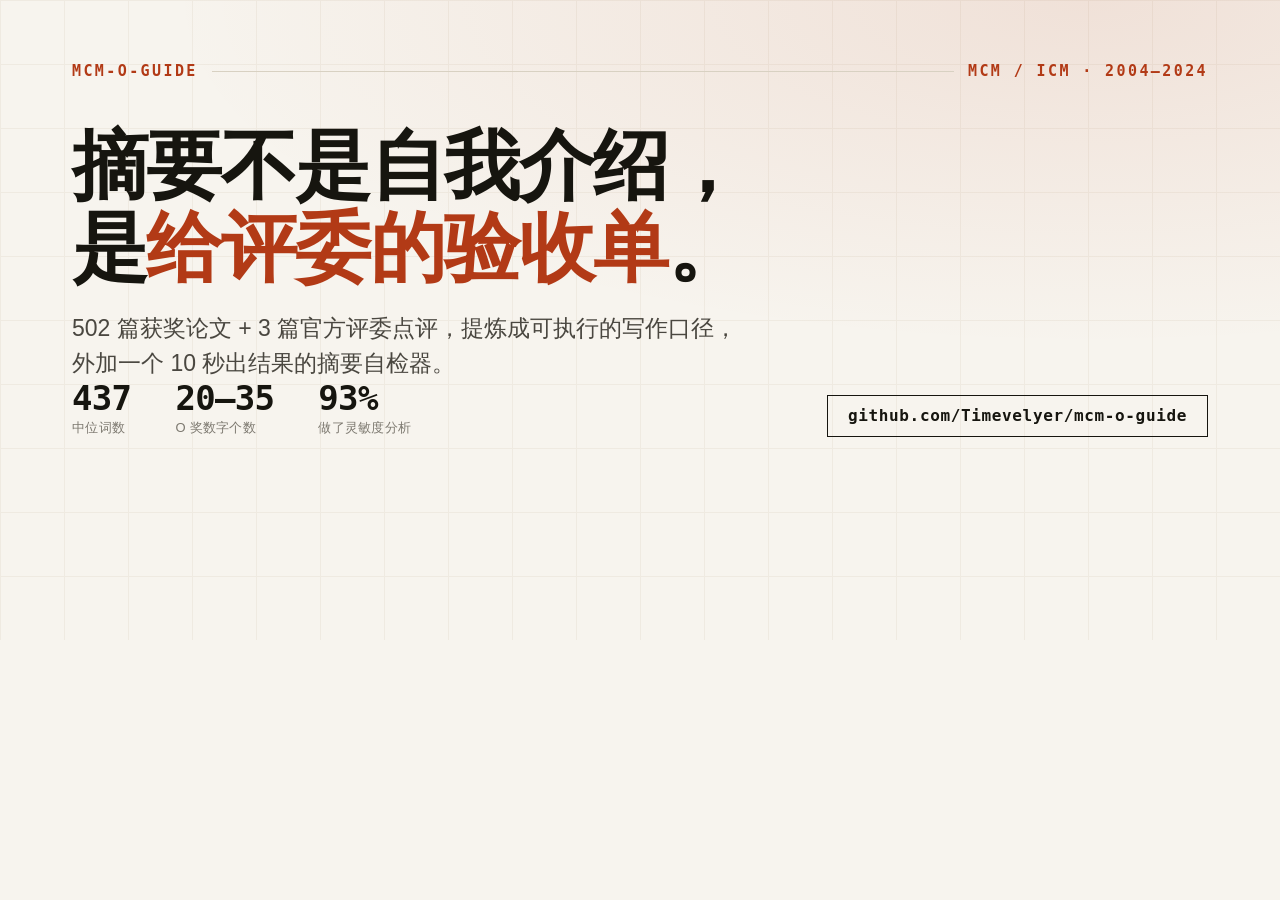
<file: docs/assets/og.html>
<!doctype html>
<html lang="zh-CN">
<head>
<meta charset="utf-8">
<title>mcm-o-guide social preview</title>
<style>
  html,body{margin:0;padding:0;background:#f7f4ee}
  #og{width:1280px;height:640px;position:relative;overflow:hidden;background:#f7f4ee;
      font-family:"Inter","Segoe UI","PingFang SC","Microsoft YaHei",sans-serif;color:#16150f;display:flex;flex-direction:column;justify-content:space-between}
  .grid{position:absolute;inset:0;background-image:linear-gradient(#e8e2d5 1px,transparent 1px),linear-gradient(90deg,#e8e2d5 1px,transparent 1px);
        background-size:64px 64px;opacity:.5}
  .veil{position:absolute;inset:0;background:radial-gradient(120% 90% at 85% 0%,rgba(178,58,22,.10),transparent 60%)}
  .inner{position:relative;padding:64px 72px;display:flex;flex-direction:column;height:100%;box-sizing:border-box}
  .top{display:flex;align-items:center;gap:14px;font:600 15px/1 ui-monospace,Consolas,monospace;letter-spacing:.16em;text-transform:uppercase;color:#b23a16}
  .rule{flex:1;height:1px;background:#d8d1c2}
  h1{font-family:"Iowan Old Style","Noto Serif SC","Songti SC",Georgia,serif;font-weight:600;
     font-size:76px;line-height:1.08;letter-spacing:-.02em;margin:46px 0 0}
  h1 em{font-style:normal;color:#b23a16}
  p.sub{font-size:23px;line-height:1.5;color:#4a4740;margin:22px 0 0;max-width:760px}
  .bottom{display:flex;align-items:flex-end;justify-content:space-between;gap:40px}
  .stats{display:flex;gap:44px}
  .stat b{display:block;font:600 34px/1.1 ui-monospace,Consolas,monospace;letter-spacing:-.02em}
  .stat span{font-size:13px;color:#7d7970;letter-spacing:.02em}
  .badge{border:1px solid #16150f;padding:12px 20px;font:600 16px/1 ui-monospace,Consolas,monospace;letter-spacing:.04em}
</style>
</head>
<body>
<div id="og">
  <div class="grid"></div>
  <div class="veil"></div>
  <div class="inner">
    <div class="top"><span>mcm-o-guide</span><span class="rule"></span><span>MCM / ICM · 2004–2024</span></div>
    <div>
      <h1>摘要不是自我介绍，<br>是<em>给评委的验收单</em>。</h1>
      <p class="sub">502 篇获奖论文 + 3 篇官方评委点评，提炼成可执行的写作口径，<br>外加一个 10 秒出结果的摘要自检器。</p>
    </div>
    <div class="bottom">
      <div class="stats">
        <div class="stat"><b>437</b><span>中位词数</span></div>
        <div class="stat"><b>20–35</b><span>O 奖数字个数</span></div>
        <div class="stat"><b>93%</b><span>做了灵敏度分析</span></div>
      </div>
      <div class="badge">github.com/Timevelyer/mcm-o-guide</div>
    </div>
  </div>
</div>
</body>
</html>
</file>
<file: docs/style.css>
:root{
    --paper:#f7f4ee;
    --paper-2:#fffdf9;
    --ink:#16150f;
    --ink-2:#4a4740;
    --ink-3:#7d7970;
    --line:#ddd7ca;
    --accent:#b23a16;
    --accent-soft:#f3e2d9;
    --ok:#14663f;
    --ok-soft:#e2efe6;
    --warn:#8a5a00;
    --warn-soft:#f7ecd6;
    --bad:#a3241b;
    --bad-soft:#f8e2df;
    --mono:ui-monospace,"SF Mono","Cascadia Mono","Consolas",monospace;
    --sans:"Inter","Segoe UI","PingFang SC","Hiragino Sans GB","Microsoft YaHei",sans-serif;
    --serif:"Iowan Old Style","Noto Serif SC","Songti SC","SimSun",Georgia,serif;
  }
  *{box-sizing:border-box}
  html{scroll-behavior:smooth}
  body{
    margin:0;background:var(--paper);color:var(--ink);
    font-family:var(--sans);font-size:16px;line-height:1.65;
    -webkit-font-smoothing:antialiased;
    background-image:linear-gradient(var(--paper) 0 0);
  }
  a{color:var(--accent);text-underline-offset:3px}
  a:hover{color:#7d260c}
  .wrap{max-width:1080px;margin:0 auto;padding:0 24px}
  header.top{border-bottom:1px solid var(--line);background:rgba(247,244,238,.85);backdrop-filter:blur(6px);position:sticky;top:0;z-index:10}
  .top-in{display:flex;align-items:center;gap:16px;height:56px}
  .brand{font-family:var(--mono);font-size:13px;letter-spacing:.04em;text-transform:uppercase;color:var(--ink-2)}
  .brand b{color:var(--ink)}
  .top nav{margin-left:auto;display:flex;gap:18px;font-size:14px}
  .top nav a{color:var(--ink-2);text-decoration:none}
  .top nav a:hover{color:var(--accent)}
  .hero{padding:64px 0 40px;border-bottom:1px solid var(--line)}
  .eyebrow{font-family:var(--mono);font-size:12px;letter-spacing:.14em;text-transform:uppercase;color:var(--accent);margin:0 0 20px}
  h1{font-family:var(--serif);font-weight:600;font-size:clamp(30px,5vw,52px);line-height:1.16;letter-spacing:-.01em;margin:0 0 20px;max-width:19ch}
  h1 em{font-style:normal;color:var(--accent);border-bottom:2px solid var(--accent-soft);padding-bottom:2px}
  .lede{font-size:clamp(16px,2vw,19px);color:var(--ink-2);max-width:56ch;margin:0 0 28px}
  .cta{display:flex;flex-wrap:wrap;gap:12px;align-items:center}
  .btn{display:inline-flex;align-items:center;gap:8px;border:1px solid var(--ink);background:var(--ink);color:var(--paper-2);
       padding:11px 18px;font-size:14px;font-weight:600;text-decoration:none;border-radius:2px;cursor:pointer;font-family:var(--sans)}
  .btn:hover{background:#000;color:#fff}
  .btn.ghost{background:transparent;color:var(--ink);border-color:var(--line)}
  .btn.ghost:hover{border-color:var(--ink);background:var(--paper-2);color:var(--ink)}
  .facts{display:grid;grid-template-columns:repeat(auto-fit,minmax(140px,1fr));gap:1px;background:var(--line);border:1px solid var(--line);margin:40px 0 0}
  .fact{background:var(--paper-2);padding:18px 20px}
  .fact b{display:block;font-family:var(--mono);font-size:26px;line-height:1.1;letter-spacing:-.02em}
  .fact span{font-size:12.5px;color:var(--ink-3)}
  main{padding:56px 0 72px}
  h2{font-family:var(--serif);font-size:clamp(22px,3vw,30px);margin:0 0 8px;letter-spacing:-.01em}
  .sub{color:var(--ink-2);margin:0 0 24px;max-width:60ch}
  .card{background:var(--paper-2);border:1px solid var(--line);border-radius:3px}
  .tool{padding:0;overflow:hidden}
  .tool-head{display:flex;align-items:center;gap:12px;padding:14px 18px;border-bottom:1px solid var(--line);font-family:var(--mono);font-size:12px;letter-spacing:.1em;text-transform:uppercase;color:var(--ink-3)}
  .dot{width:8px;height:8px;border-radius:50%;background:var(--accent);opacity:.7}
  .tool-body{display:grid;grid-template-columns:1.05fr .95fr;gap:0}
  .pane{padding:20px}
  .pane + .pane{border-left:1px solid var(--line);background:#fbf9f4}
  label.field{display:block;font-size:13px;font-weight:600;color:var(--ink-2);margin-bottom:8px}
  textarea{width:100%;min-height:300px;resize:vertical;padding:14px;border:1px solid var(--line);border-radius:2px;
           background:var(--paper-2);color:var(--ink);font-family:var(--mono);font-size:13.5px;line-height:1.7}
  textarea:focus{outline:2px solid var(--accent);outline-offset:-1px;border-color:var(--accent)}
  .row{display:flex;gap:10px;flex-wrap:wrap;margin-top:12px;align-items:center}
  .row[hidden]{display:none}
  #reportRow{margin-top:16px}
  .hint{font-size:12.5px;color:var(--ink-3)}
  .score{display:flex;align-items:center;gap:18px;margin-bottom:18px}
  .ring{width:96px;height:96px;flex:0 0 auto;position:relative}
  .ring svg{transform:rotate(-90deg)}
  .ring .val{position:absolute;inset:0;display:grid;place-items:center;font-family:var(--mono);font-size:24px;font-weight:600}
  .score-txt h3{margin:0 0 4px;font-size:17px}
  .score-txt p{margin:0;font-size:13px;color:var(--ink-3)}
  ul.checks{list-style:none;margin:0;padding:0;display:grid;gap:8px}
  ul.checks li{display:grid;grid-template-columns:18px 1fr auto;gap:10px;align-items:baseline;font-size:13.5px;padding:7px 0;border-bottom:1px dashed var(--line)}
  ul.checks li:last-child{border-bottom:0}
  .tag{font-family:var(--mono);font-size:11px;padding:2px 7px;border-radius:2px;white-space:nowrap}
  .tag.ok{background:var(--ok-soft);color:var(--ok)}
  .tag.warn{background:var(--warn-soft);color:var(--warn)}
  .tag.bad{background:var(--bad-soft);color:var(--bad)}
  .m{font-family:var(--mono);font-size:12px;color:var(--ink-3)}
  .advice{margin-top:14px;padding:12px 14px;background:var(--accent-soft);border-left:3px solid var(--accent);font-size:13.5px}
  .advice p{margin:0 0 6px}
  .advice p:last-child{margin:0}
  #empty{color:var(--ink-3);font-size:13.5px;padding:24px 0;text-align:center}
  .grid3{display:grid;grid-template-columns:repeat(auto-fit,minmax(240px,1fr));gap:16px;margin-top:16px}
  .mini{padding:18px;border:1px solid var(--line);background:var(--paper-2);border-radius:3px}
  .mini h4{margin:0 0 6px;font-size:14.5px;font-family:var(--sans)}
  .mini p{margin:0;font-size:13.5px;color:var(--ink-2)}
  .num{font-family:var(--mono);font-size:12px;color:var(--accent);display:block;margin-bottom:8px}
  .bars{margin-top:8px;display:grid;gap:14px}
  .bar-row{display:grid;grid-template-columns:minmax(120px,1.1fr) 3fr 52px;gap:14px;align-items:center;font-size:13.5px}
  .bar{height:10px;background:var(--line);border-radius:99px;overflow:hidden}
  .bar i{display:block;height:100%;background:var(--accent);border-radius:99px}
  .bar-row b{font-family:var(--mono);font-size:12.5px;text-align:right;color:var(--ink-2)}
  pre.install{background:#16150f;color:#f2ece1;padding:16px 18px;border-radius:3px;overflow:auto;font-family:var(--mono);font-size:13px;line-height:1.7;margin:12px 0 0}
  .copy{background:transparent;border:1px solid var(--line);color:var(--ink-2);font-size:12.5px;padding:5px 10px;border-radius:2px;cursor:pointer;font-family:var(--sans)}
  .copy:hover{border-color:var(--ink);color:var(--ink)}
  footer{border-top:1px solid var(--line);padding:32px 0 56px;color:var(--ink-3);font-size:13.5px}
  footer .wrap{display:flex;flex-wrap:wrap;gap:16px;align-items:center}
  footer nav{margin-left:auto;display:flex;gap:18px}
  footer a{color:var(--ink-2);text-decoration:none}
  footer a:hover{color:var(--accent)}
  .star{display:inline-flex;align-items:center;gap:6px;border:1px solid var(--line);padding:6px 12px;border-radius:2px;text-decoration:none;color:var(--ink);font-size:13px}
  .star:hover{background:var(--ink);color:var(--paper-2);border-color:var(--ink)}
  @media (max-width:820px){
    .tool-body{grid-template-columns:1fr}
    .pane + .pane{border-left:0;border-top:1px solid var(--line)}
    .hero{padding:44px 0 32px}
    .bar-row{grid-template-columns:1fr 2fr 46px}
  }
  :focus-visible{outline:2px solid var(--accent);outline-offset:2px}
</file>
